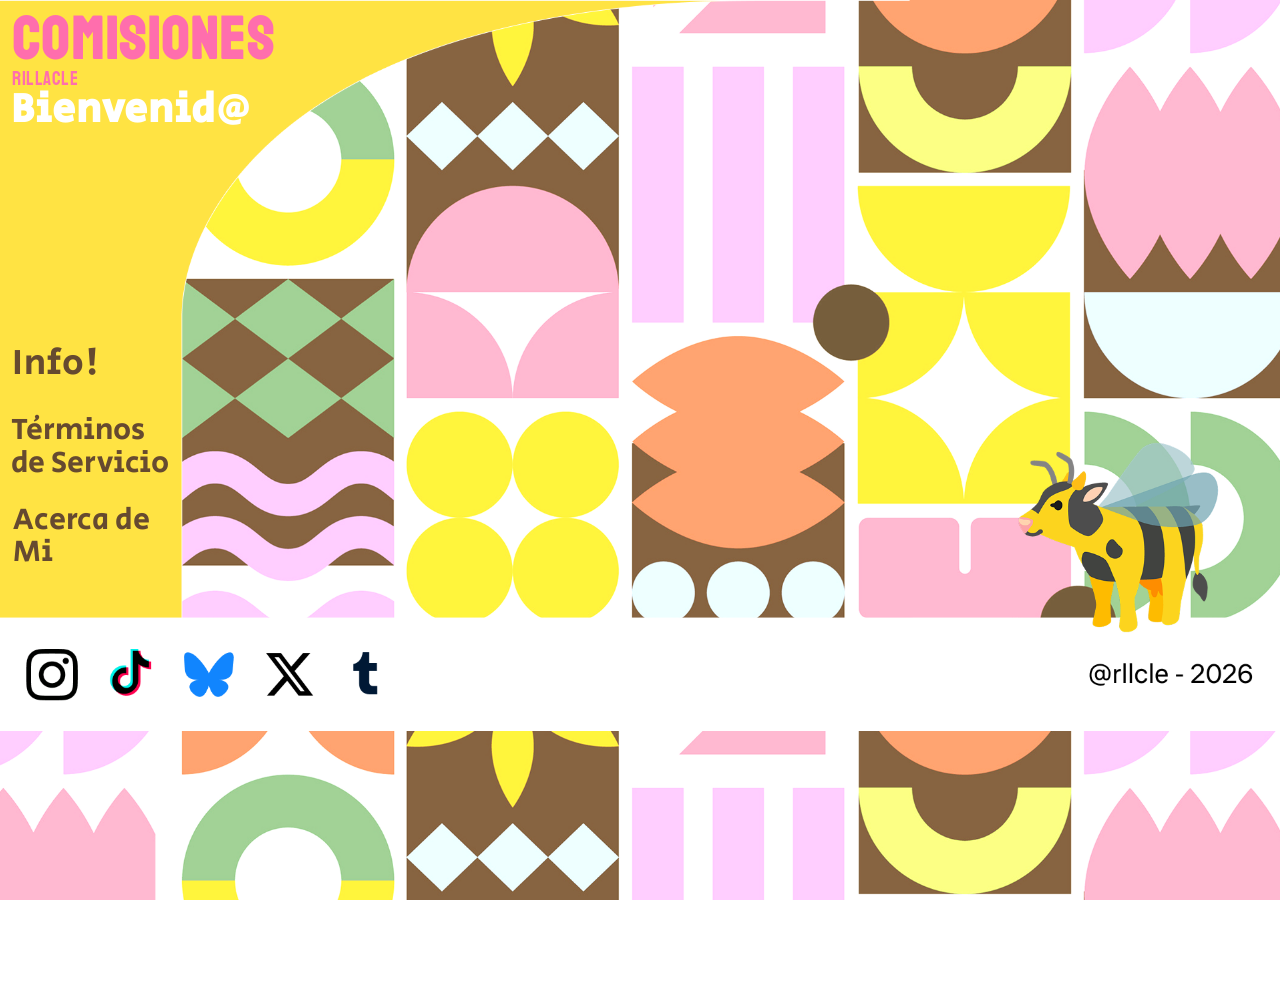
<file: index.html>
<!DOCTYPE html>
<html lang="es">
<head>
    <meta charset="UTF-8">
    <meta name="viewport" content="width=device-width, initial-scale=1.0">
    <title>Rillacle</title>
    <link rel="stylesheet" href="assets\css\STYLE-index.css">
</head>
<body>
    <header> 
        <h1>COMISIONES</h1>
        <p>Rillacle</p>
        <h3>Bienvenid@</h3> 
    </header>

    <nav>
        <a class="info-sub" href="pags html/info.html">Info!</a>
        <br>
        <a class="tds-sub" href="pags html/TdS.html">Términos<br> de Servicio</a>
        <br>
        <a class="abtMe-sub" href="pags html/about-me.html">Acerca de<br> Mi</a>
    </nav>

    <img src="assets\css\img\Vector 1 color.png" class="decoration">
    <div class="filler"></div>

    <footer>
    <img src="assets/css/img/footer.png">

    <a class="social instagram" href="https://www.instagram.com/rllcle/" target="_blank" aria-label="Social 1"></a>
    <a class="social tiktok" href="https://www.tiktok.com/@ssineal" target="_blank" aria-label="Social 2"></a>
    <a class="social bluesky" href="https://bsky.app/profile/rlcle.bsky.social" target="_blank" aria-label="Social 3"></a>
    <a class="social twitter" href="https://x.com/rllcle" target="_blank" aria-label="Social 4"></a>
    <a class="social tumblr" href="https://..." target="_blank" aria-label="Social 5"></a>
    </footer>
</body>
</html>
</file>
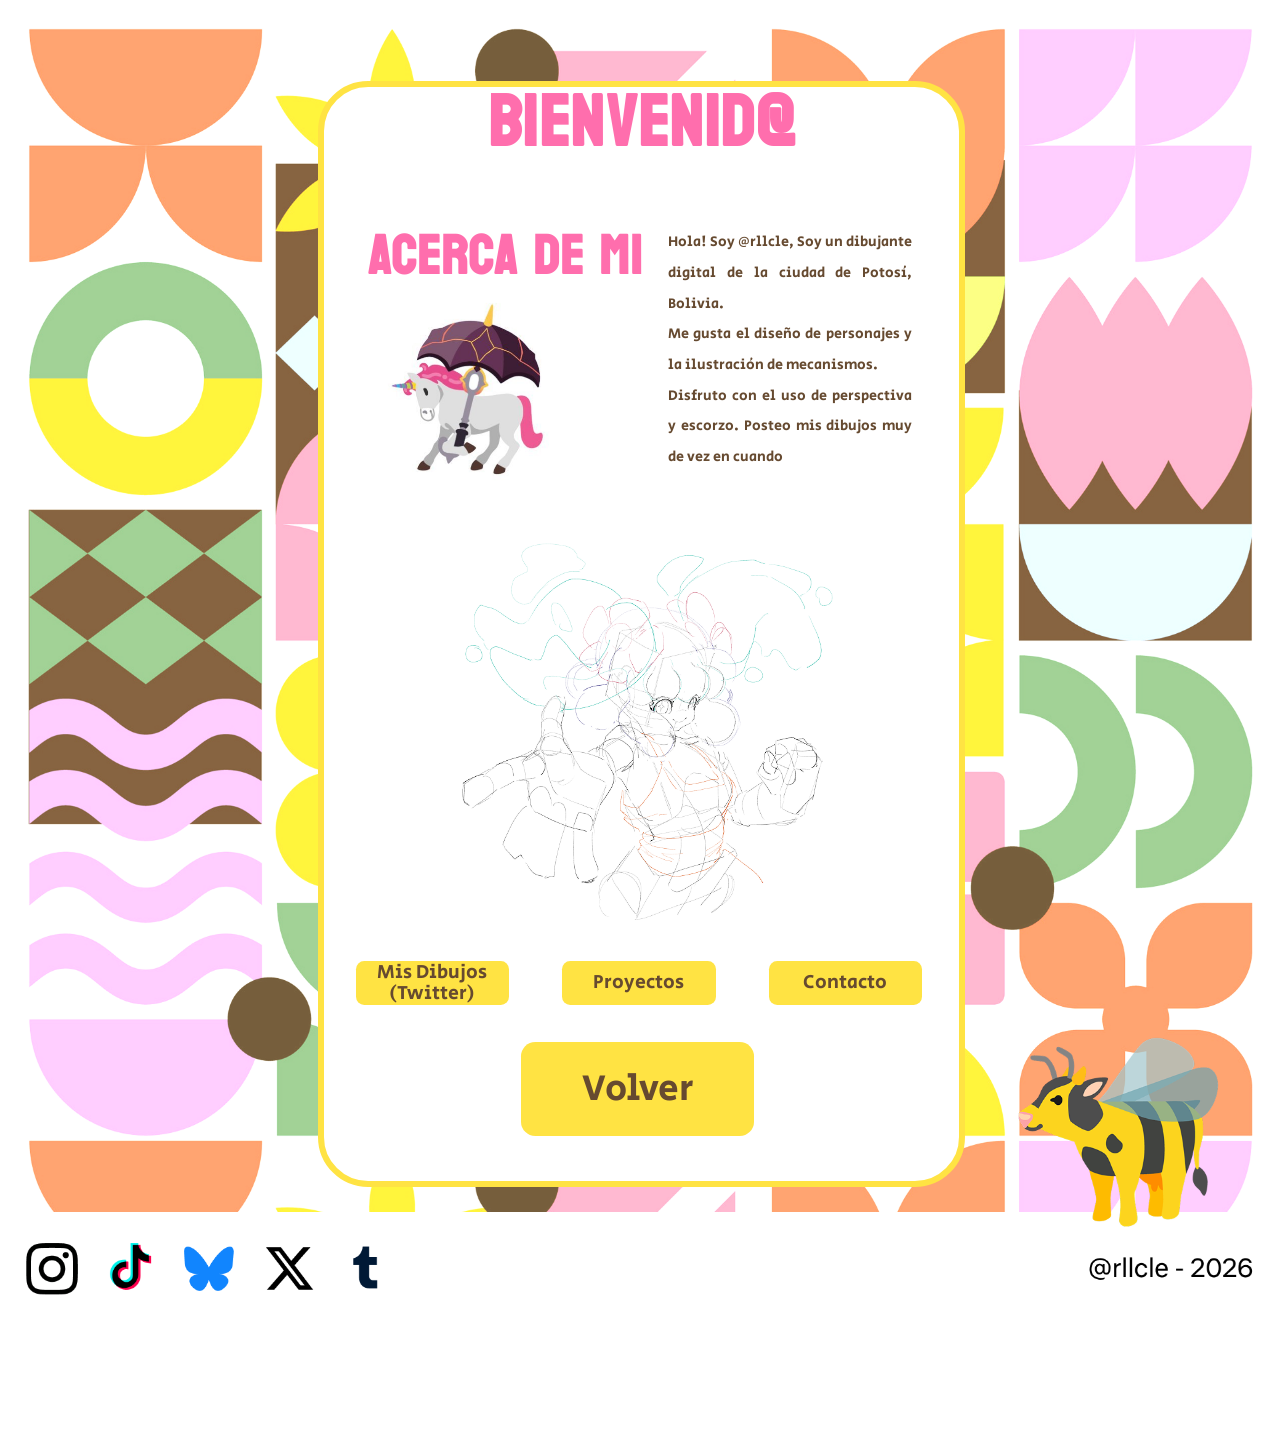
<file: pags html/about-me.html>
<!DOCTYPE html>
<html lang="es">
<head>
    <meta charset="UTF-8">
    <meta name="viewport" content="width=device-width, initial-scale=1.0">
    <title>Rillacle - Acerca de Mi</title>
    <link rel="stylesheet" href="../assets\css\CSS-about-me\STYLE-about-me.css">
</head>
<body>
    <div class="filler"></div>

    <header>
        <h1>BIENVENID@</h1>
    </header>

    <h2 class="titulo-acerca">ACERCA DE MI</h2>
    <img class="ejemplo img-unicornio" src="../assets/css/img/IMG-about-me/ME_400x400.png" alt="rillacle">

    <div class="bio">
        <p>Hola! Soy @rllcle, Soy un dibujante digital de la ciudad de Potosí, Bolivia.</p>
        <p>Me gusta el diseño de personajes y la ilustración de mecanismos.</p>
        <p>Disfruto con el uso de perspectiva y escorzo. Posteo mis dibujos muy de vez en cuando</p>
    </div>

    <img class="ejemplo img-boceto" src="../assets/css/img/IMG-about-me/Juno 1st pose sketch 1.png" alt="juno sketch">

    <a class="boton mis-dibujos" href="https://x.com/rllcle" target="_blank">Mis Dibujos<br>(Twitter)</a>
    <a class="boton proyectos" href="proyectos.html">Proyectos</a>
    <a class="boton contacto" href="contacto.html">Contacto</a>

    <a class="volver" href="../index.html">Volver</a>

    <footer>
    <img src="../assets/css/img/footer.png">

    <a class="social instagram" href="https://www.instagram.com/rllcle/" target="_blank" aria-label="Social 1"></a>
    <a class="social tiktok" href="https://www.tiktok.com/@ssineal" target="_blank" aria-label="Social 2"></a>
    <a class="social bluesky" href="https://bsky.app/profile/rlcle.bsky.social" target="_blank" aria-label="Social 3"></a>
    <a class="social twitter" href="https://x.com/rllcle" target="_blank" aria-label="Social 4"></a>
    <a class="social tumblr" href="https://..." target="_blank" aria-label="Social 5"></a>
    </footer>
    
</body>
</html>
</file>
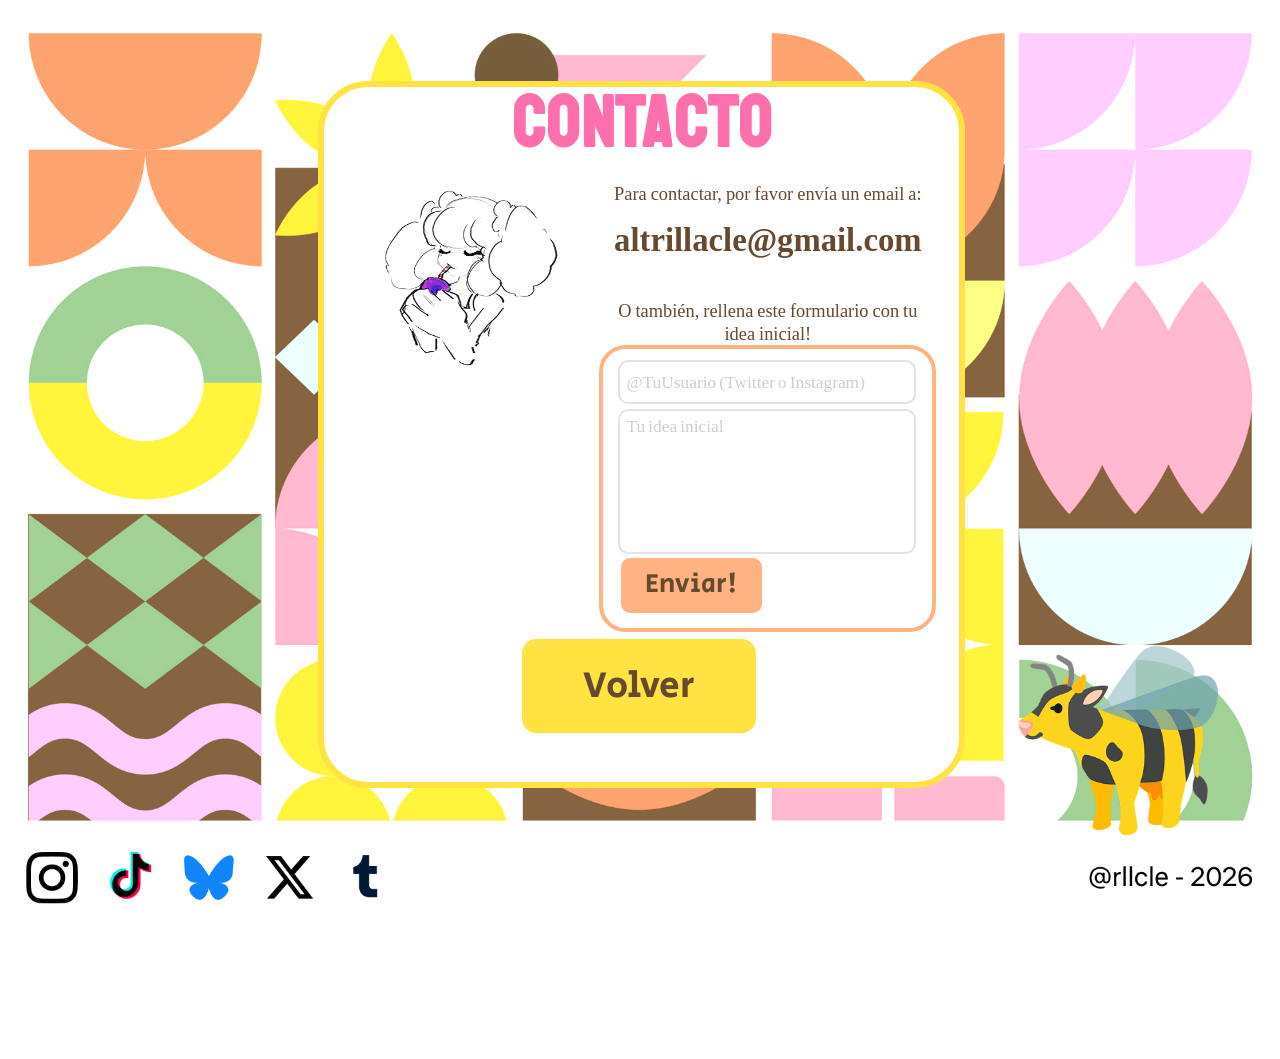
<file: pags html/contacto.html>
<!DOCTYPE html>
<html lang="es">
<head>
    <meta charset="UTF-8">
    <meta name="viewport" content="width=device-width, initial-scale=1.0">
    <title>Rillacle - Contacto</title>
    <link rel="stylesheet" href="../assets\css\CSS-contacto\STYLE-contacto.css">
</head>
<body>
    <div class="filler"></div>

    <header>
        <h1>CONTACTO</h1>
    </header>

    <img class="ejemplo img-personaje" src="../assets/css/img/IMG-contacto/small juno doodle 1.png" alt="juno doodle">

    <p class="texto texto-intro">Para contactar, por favor envía un email a:</p>
    <a class="texto texto-email" href="mailto:altrillacle@gmail.com">altrillacle@gmail.com</a>
    <p class="texto texto-form">O también, rellena este formulario con tu<br> idea inicial!</p>

    <form class="formulario">
        <input type="text" name="usuario" placeholder="@TuUsuario (Twitter o Instagram)" required>
        <textarea name="idea" placeholder="Tu idea inicial" required></textarea>
        <button type="submit">Enviar!</button>
    </form>

    <a class="volver" href="about-me.html">Volver</a>

    <footer>
    <img src="../assets/css/img/footer.png">

    <a class="social instagram" href="https://www.instagram.com/rllcle/" target="_blank" aria-label="Social 1"></a>
    <a class="social tiktok" href="https://www.tiktok.com/@ssineal" target="_blank" aria-label="Social 2"></a>
    <a class="social bluesky" href="https://bsky.app/profile/rlcle.bsky.social" target="_blank" aria-label="Social 3"></a>
    <a class="social twitter" href="https://x.com/rllcle" target="_blank" aria-label="Social 4"></a>
    <a class="social tumblr" href="https://..." target="_blank" aria-label="Social 5"></a>
    </footer>
    
</body>
</html>
</file>
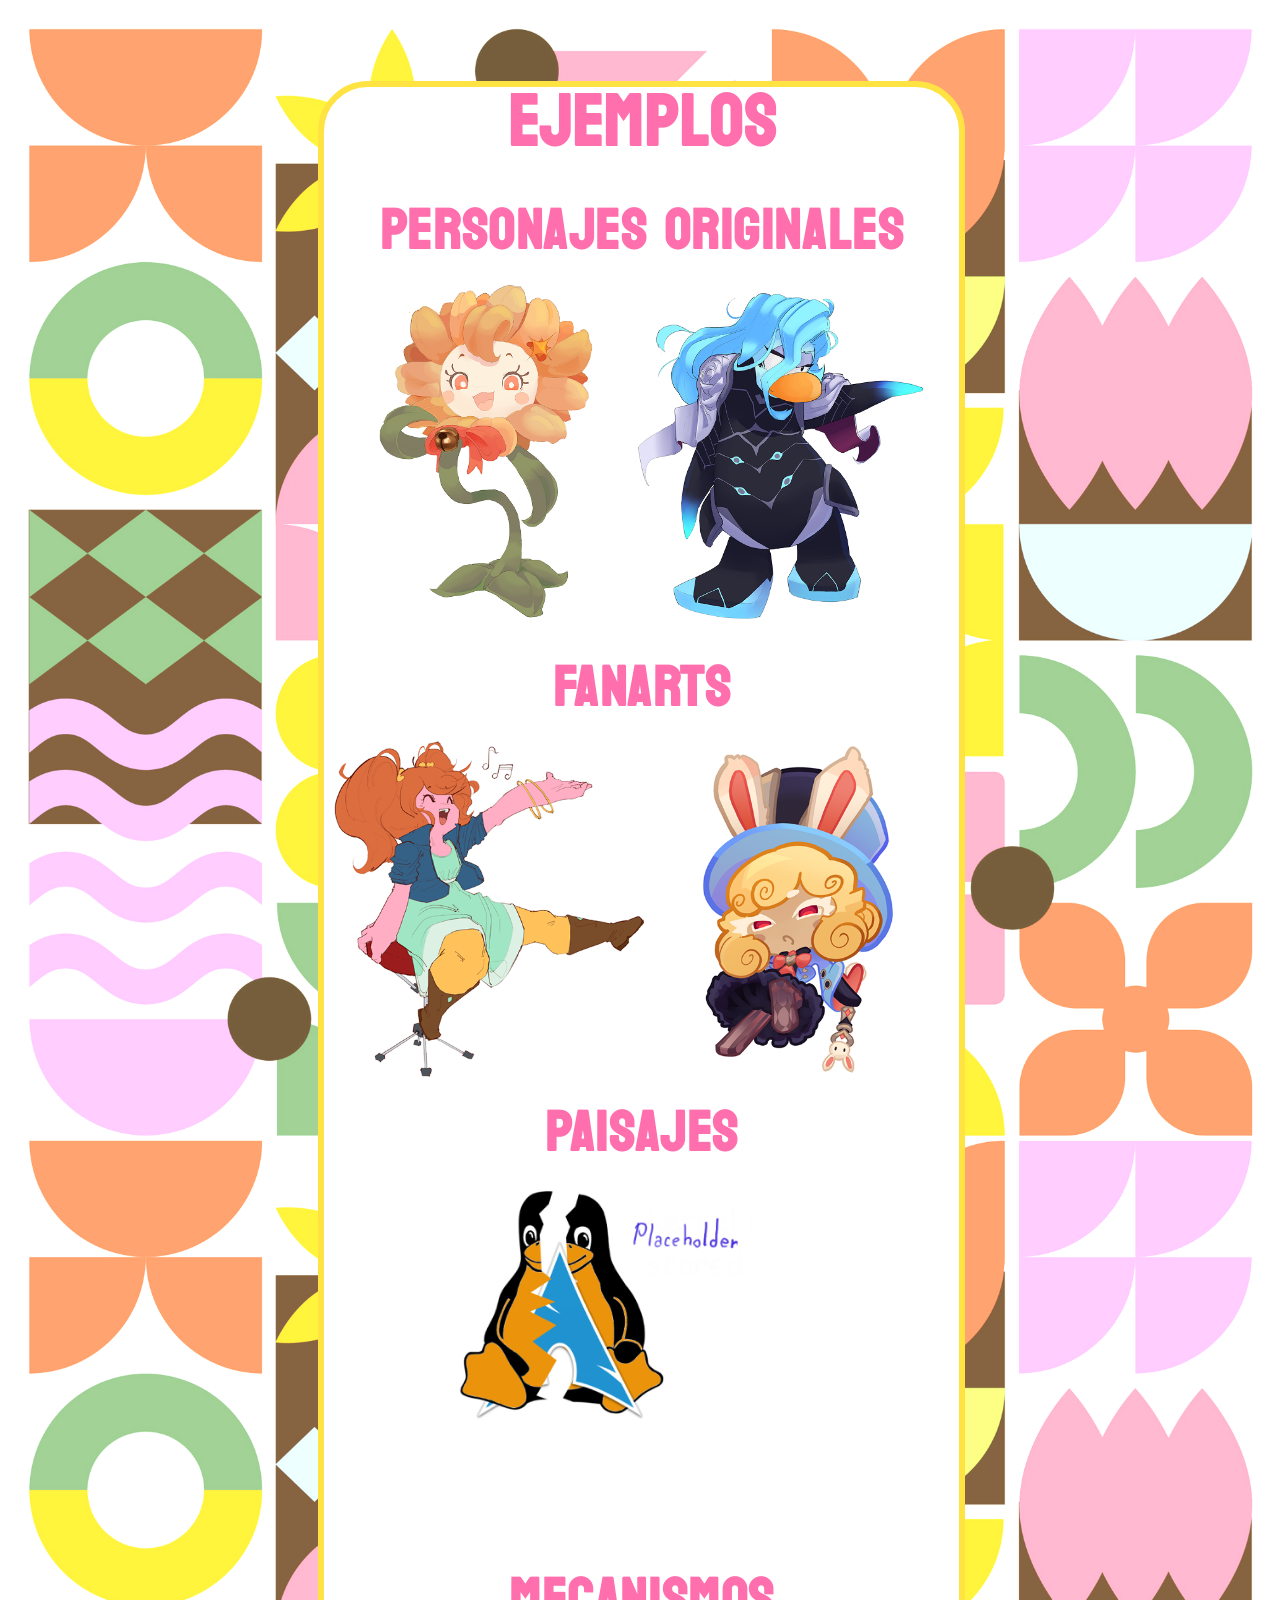
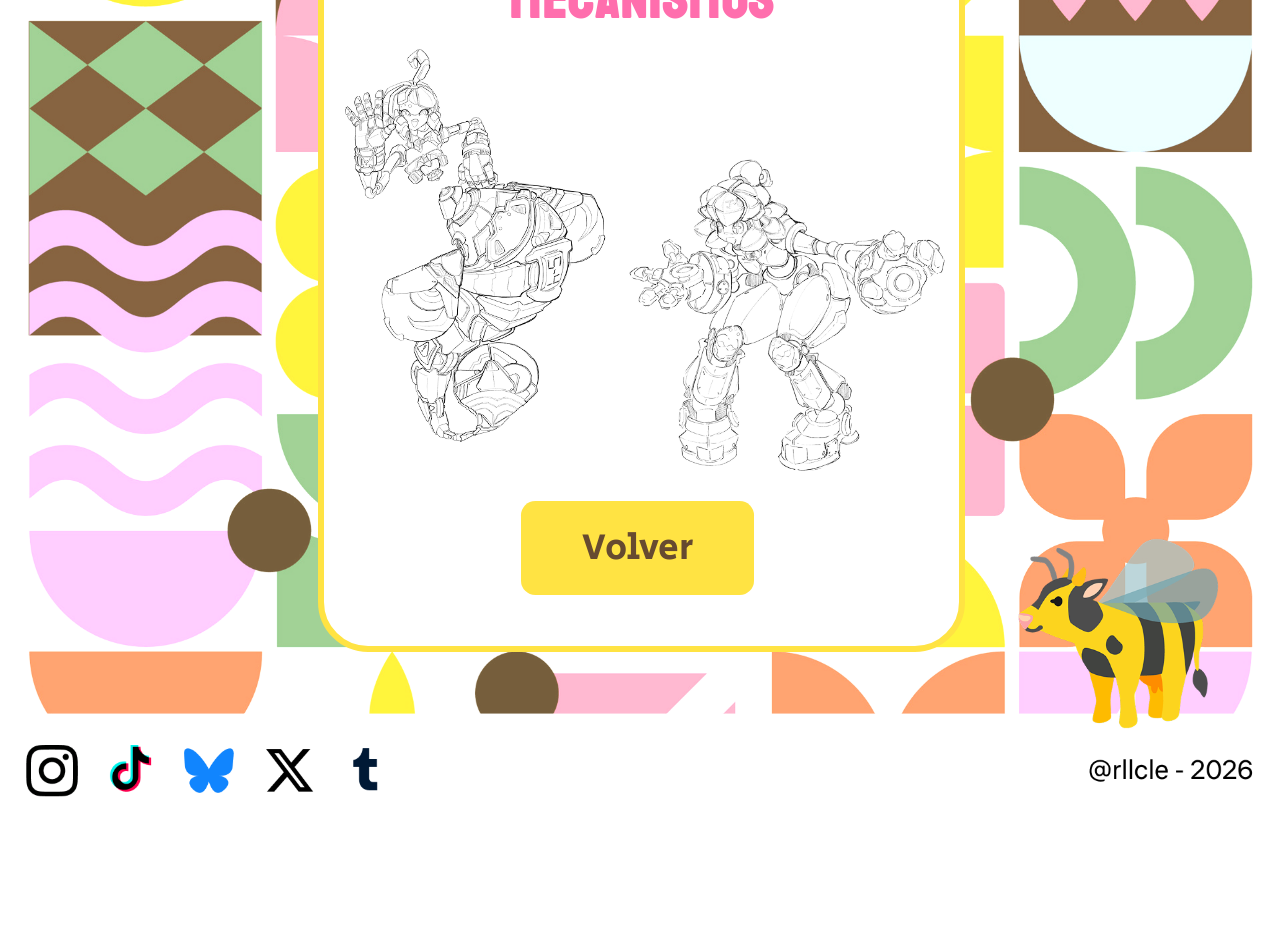
<file: pags html/ejemplos.html>
<!DOCTYPE html>
<html lang="es">
<head>
    <meta charset="UTF-8">
    <meta name="viewport" content="width=device-width, initial-scale=1.0">
    <title>Rillacle - Ejemplos</title>
    <link rel="stylesheet" href="../assets\css\CSS-ejemplos\STYLE-ejemplos.css">
</head>
<body>
    <div class="filler"></div>

    <header>
        <h1>EJEMPLOS</h1>
    </header>

    <h2 class="titulo titulo-originales">PERSONAJES ORIGINALES</h2>
    <img class="ejemplo img-flor" src="../assets/css/img/IMG-ejemplos/newver flower 1.png" alt="Personaje original: flor">
    <img class="ejemplo img-pinguino-azul" src="../assets/css/img/IMG-ejemplos/Estelle Club Penguin 1.png" alt="Personaje original: estelle penguin">

    <h2 class="titulo titulo-fanarts">FANARTS</h2>
    <img class="ejemplo img-fanart-chica" src="../assets/css/img/IMG-ejemplos/melody.png" alt="Fanart: melody">
    <img class="ejemplo img-fanart-conejo" src="../assets/css/img/IMG-ejemplos/finii cookie.png" alt="Fanart: finii cookie">

    <h2 class="titulo titulo-paisajes">PAISAJES</h2>
    <img class="ejemplo img-paisaje" src="../assets/css/img/IMG-ejemplos/Placeholder.png" alt="Placeholder">

    <h2 class="titulo titulo-mecanismos">MECANISMOS</h2>
    <img class="ejemplo img-mecanismo-1" src="../assets/css/img/IMG-ejemplos/Robot Sayu 1.png" alt="Mecanismo: sayu robot">
    <img class="ejemplo img-mecanismo-2" src="../assets/css/img/IMG-ejemplos/Ro-Juno Lineart 1.png" alt="Mecanismo: juno robot">

    <a class="volver" href="info.html">Volver</a>

    <footer>
    <img src="../assets/css/img/footer.png">

    <a class="social instagram" href="https://www.instagram.com/rllcle/" target="_blank" aria-label="Social 1"></a>
    <a class="social tiktok" href="https://www.tiktok.com/@ssineal" target="_blank" aria-label="Social 2"></a>
    <a class="social bluesky" href="https://bsky.app/profile/rlcle.bsky.social" target="_blank" aria-label="Social 3"></a>
    <a class="social twitter" href="https://x.com/rllcle" target="_blank" aria-label="Social 4"></a>
    <a class="social tumblr" href="https://..." target="_blank" aria-label="Social 5"></a>
    </footer>
    
</body>
</html>
</file>
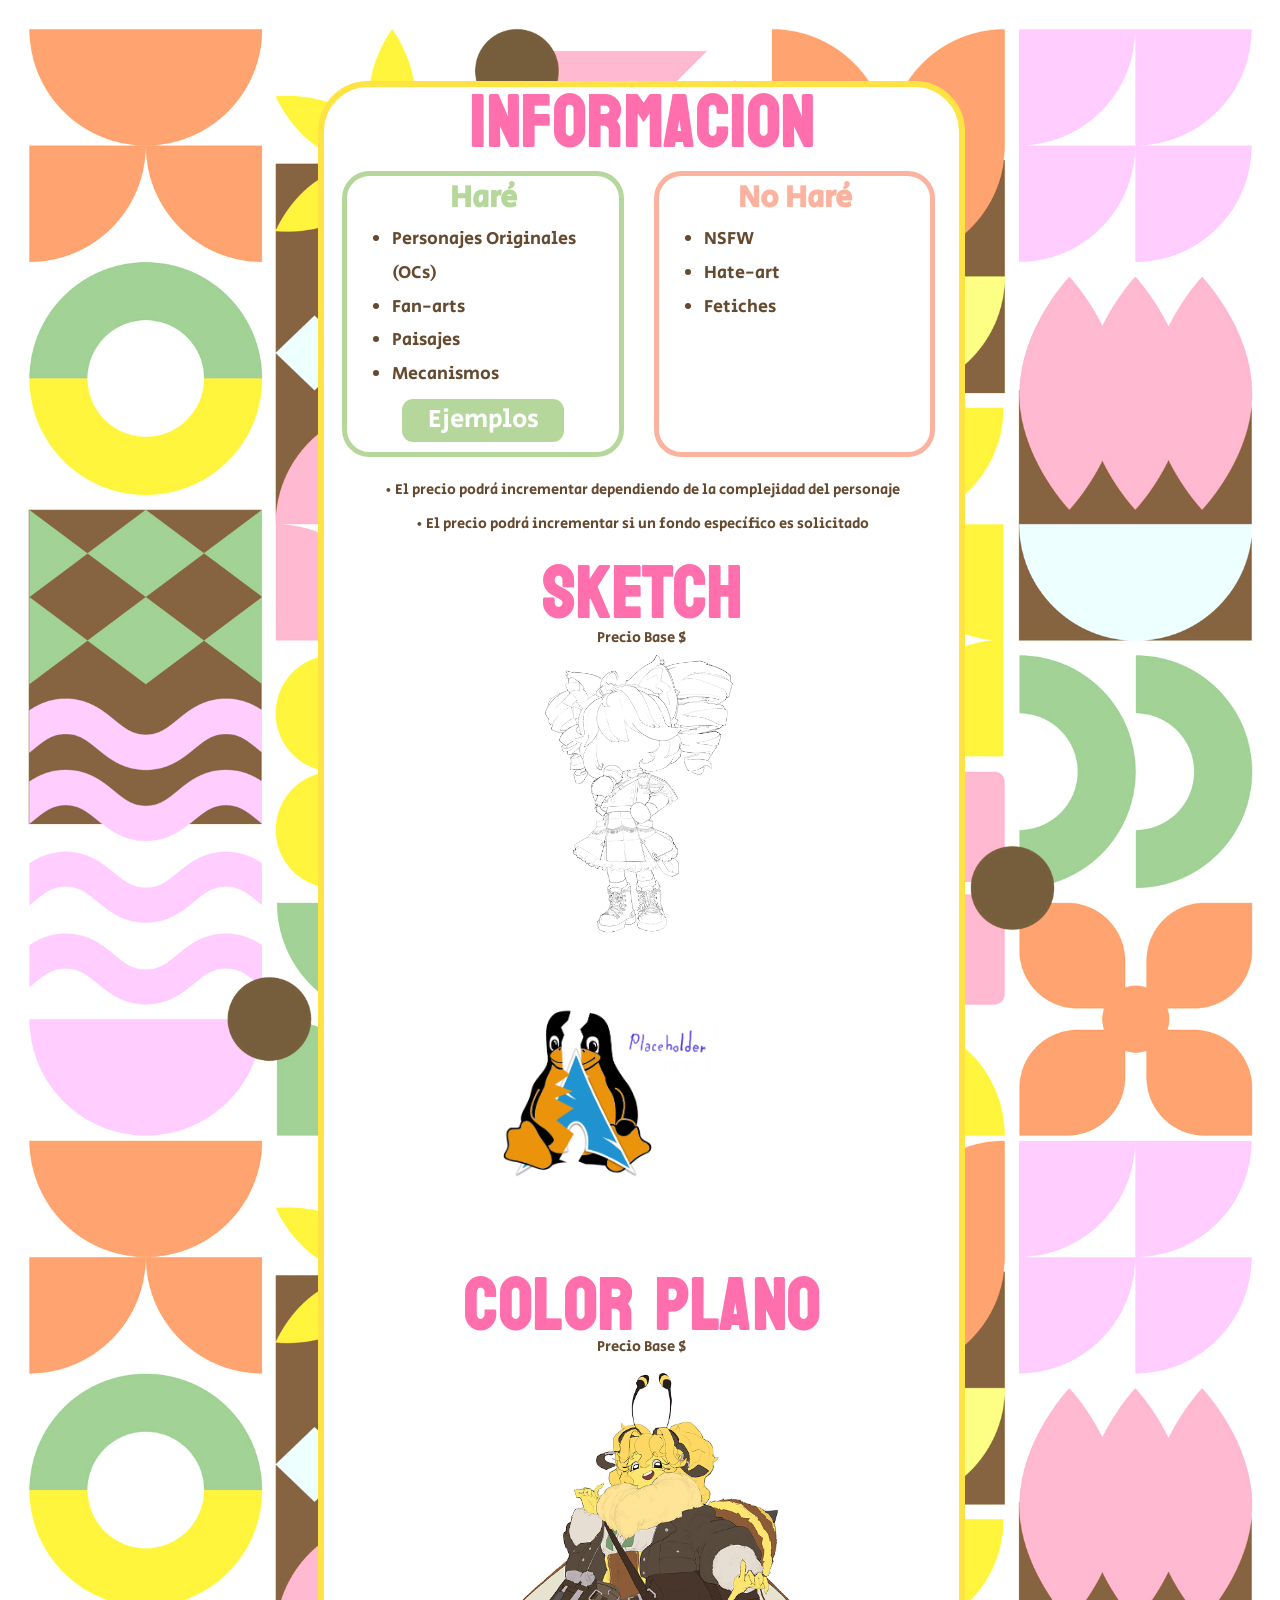
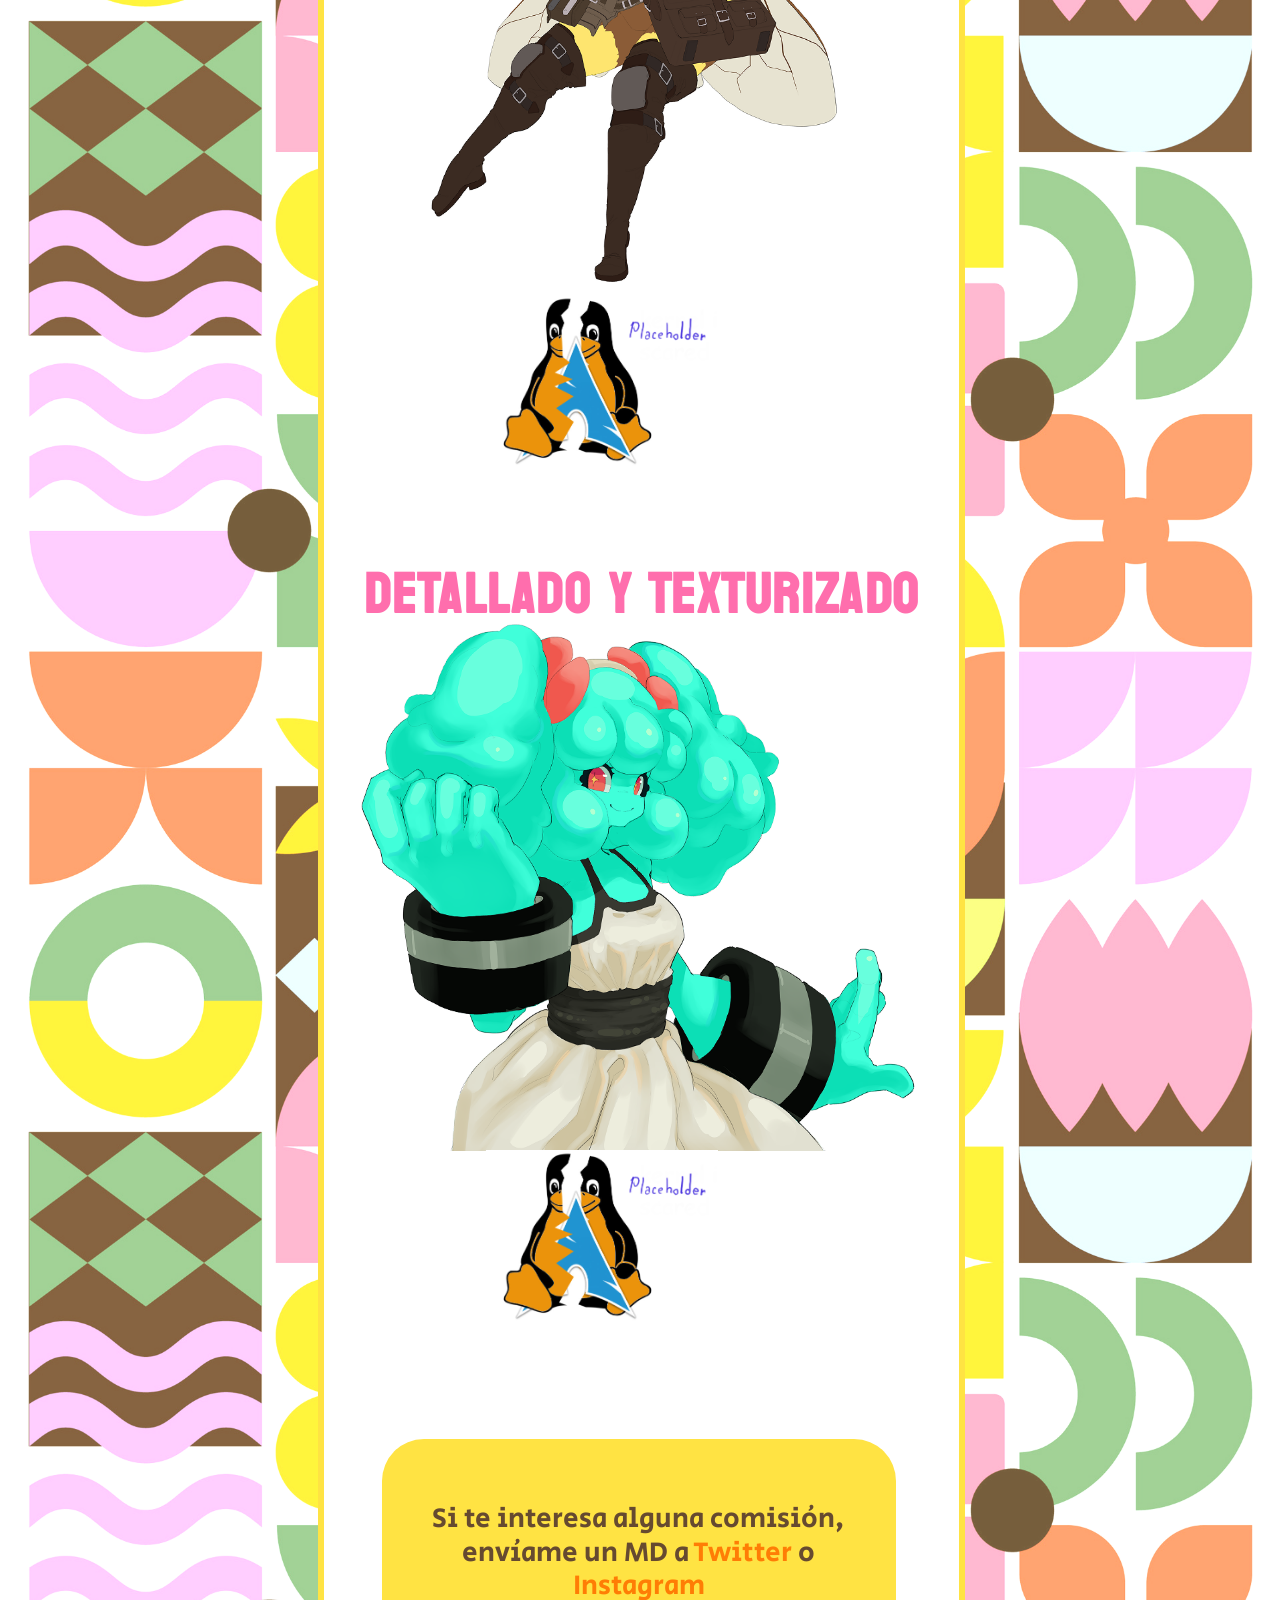
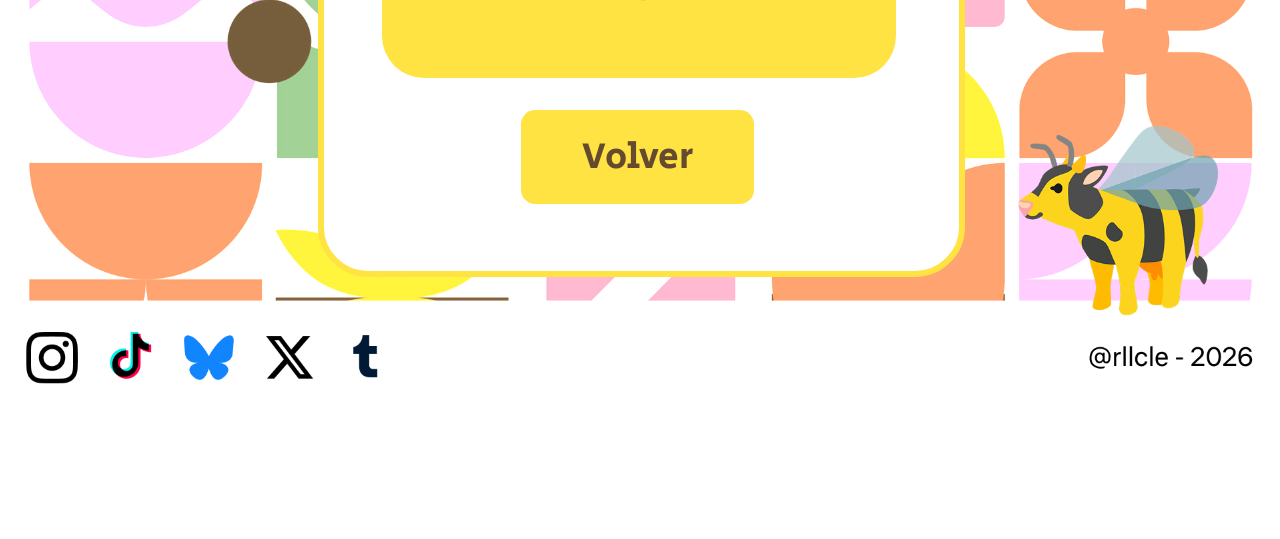
<file: pags html/info.html>
<!DOCTYPE html>
<html lang="es">
<head>
    <meta charset="UTF-8">
    <meta name="viewport" content="width=device-width, initial-scale=1.0">
    <title>Rillacle - Info!</title>
    <link rel="stylesheet" href="../assets\css\CSS-info\STYLE-info.css">
</head>
<body>
    <div class="filler"></div>

    <header>
        <h1>INFORMACION</h1>
    </header>

    <section class="caja hare">
        <h2>Haré</h2>
        <ul>
            <li>Personajes Originales (OCs)</li>
            <li>Fan-arts</li>
            <li>Paisajes</li>
            <li>Mecanismos</li>
        </ul>
        <a class="btn-ejemplos" href="ejemplos.html">Ejemplos</a>
    </section>

    <section class="caja no-hare">
        <h2>No Haré</h2>
        <ul>
            <li>NSFW</li>
            <li>Hate-art</li>
            <li>Fetiches</li>
        </ul>
    </section>

    <p class="notas">
        &bull; El precio podrá incrementar dependiendo de la complejidad del personaje<br>
        &bull; El precio podrá incrementar si un fondo específico es solicitado
    </p>

    <h2 class="titulo titulo-sketch">SKETCH</h2>
    <p class="precio precio-sketch">Precio Base $</p>
    <img class="ejemplo img-sketch" src="../assets/css/img/IMG-info/teto arc newver sketch for page 1.png" alt="Ejemplo de sketch">
    <img class="ejemplo img-placeholder placeholder-1" src="../assets/css/img/IMG-info/Placeholder 1.png" alt="Placeholder">

    <h2 class="titulo titulo-color">COLOR PLANO</h2>
    <p class="precio precio-color">Precio Base $</p>
    <img class="ejemplo img-color" src="../assets/css/img/IMG-info/biavenna flat colors for page 1.png" alt="Ejemplo de color plano">
    <img class="ejemplo img-placeholder placeholder-2" src="../assets/css/img/IMG-info/Placeholder 1.png" alt="Placeholder">

    <h2 class="titulo titulo-detallado">DETALLADO Y TEXTURIZADO</h2>
    <img class="ejemplo img-detallado" src="../assets/css/img/IMG-info/Juno TL art preview 1.png" alt="Ejemplo detallado y texturizado">
    <img class="ejemplo img-placeholder placeholder-3" src="../assets/css/img/IMG-info/Placeholder 1.png" alt="Placeholder">

    <p class="contacto">
        Si te interesa alguna comisión,<br>
        envíame un MD a <a href="https://x.com/rllcle" target="_blank">Twitter</a> o<br>
        <a href="https://www.instagram.com/rllcle/" target="_blank">Instagram</a>
    </p>

    <a class="volver" href="../index.html">Volver</a>

    <footer>
    <img src="../assets/css/img/footer.png">

    <a class="social instagram" href="https://www.instagram.com/rllcle/" target="_blank" aria-label="Social 1"></a>
    <a class="social tiktok" href="https://www.tiktok.com/@ssineal" target="_blank" aria-label="Social 2"></a>
    <a class="social bluesky" href="https://bsky.app/profile/rlcle.bsky.social" target="_blank" aria-label="Social 3"></a>
    <a class="social twitter" href="https://x.com/rllcle" target="_blank" aria-label="Social 4"></a>
    <a class="social tumblr" href="https://..." target="_blank" aria-label="Social 5"></a>
    </footer>
    
</body>
</html>
</file>
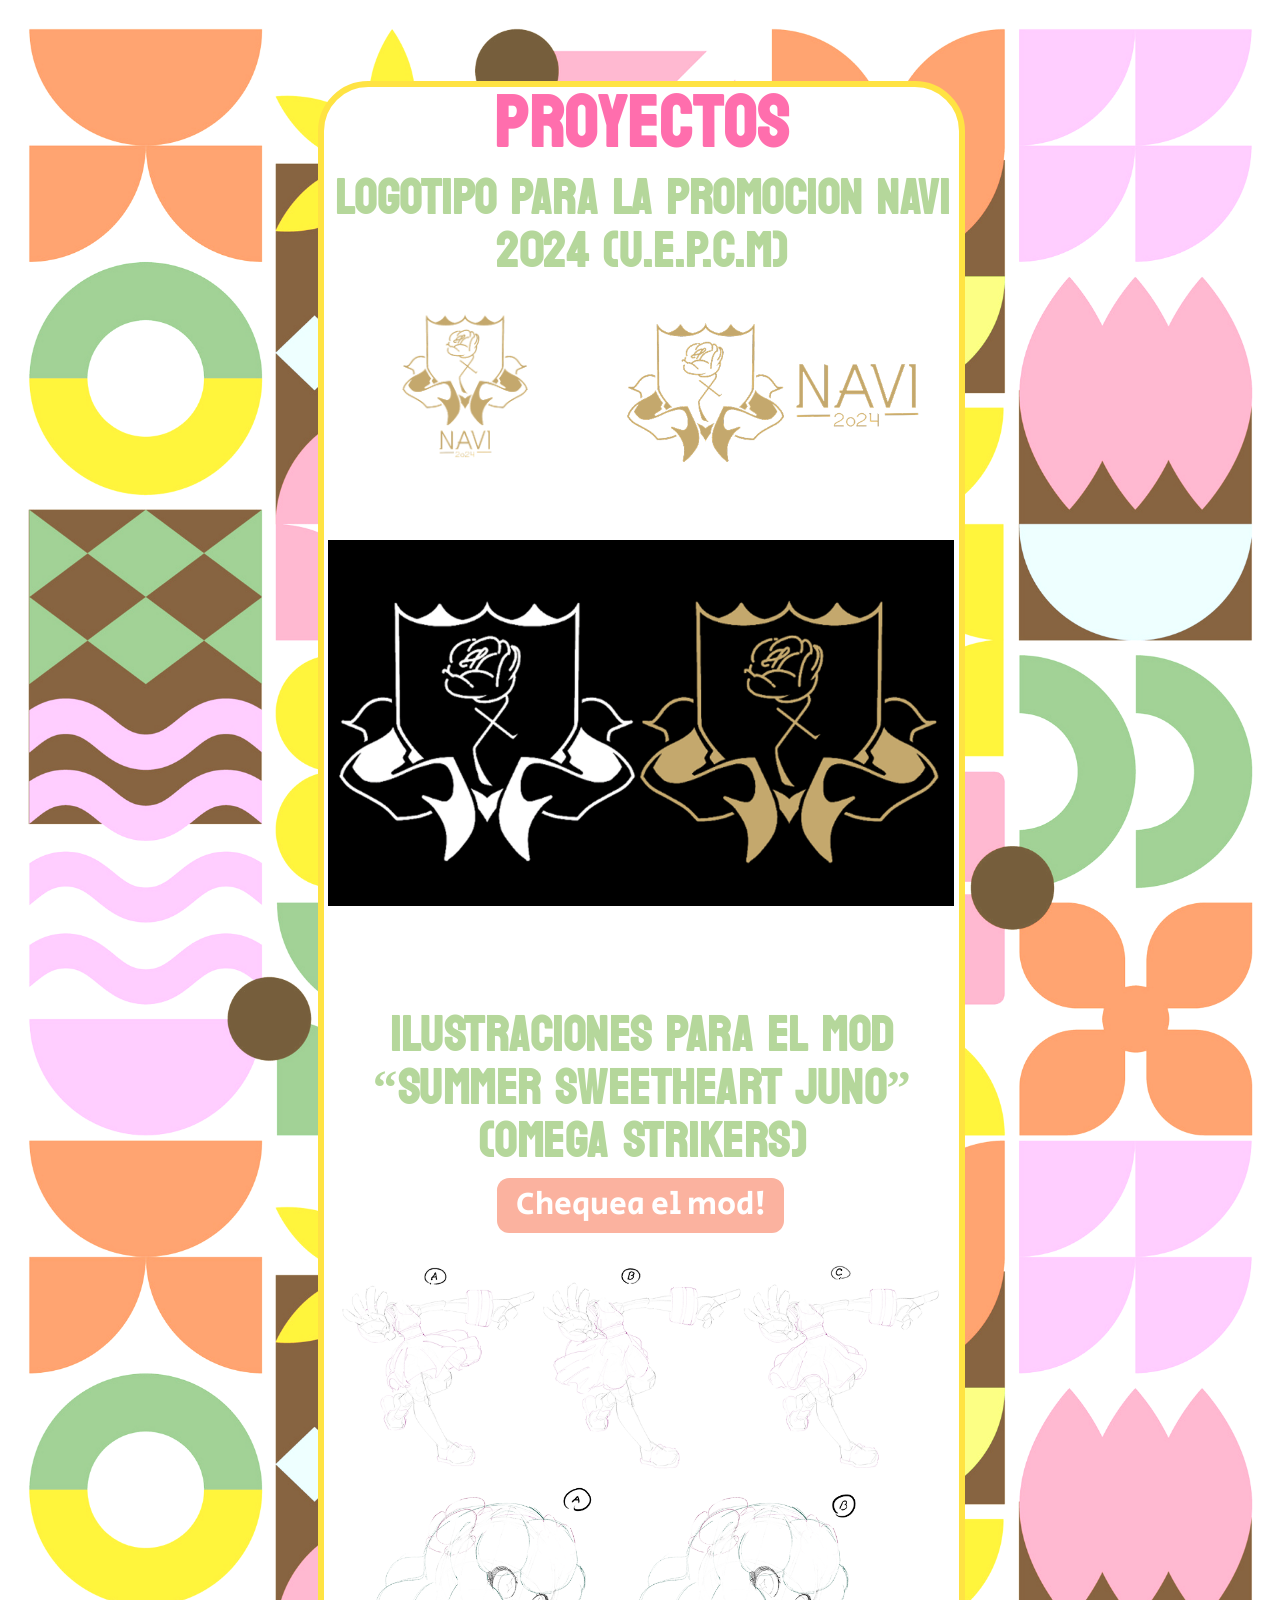
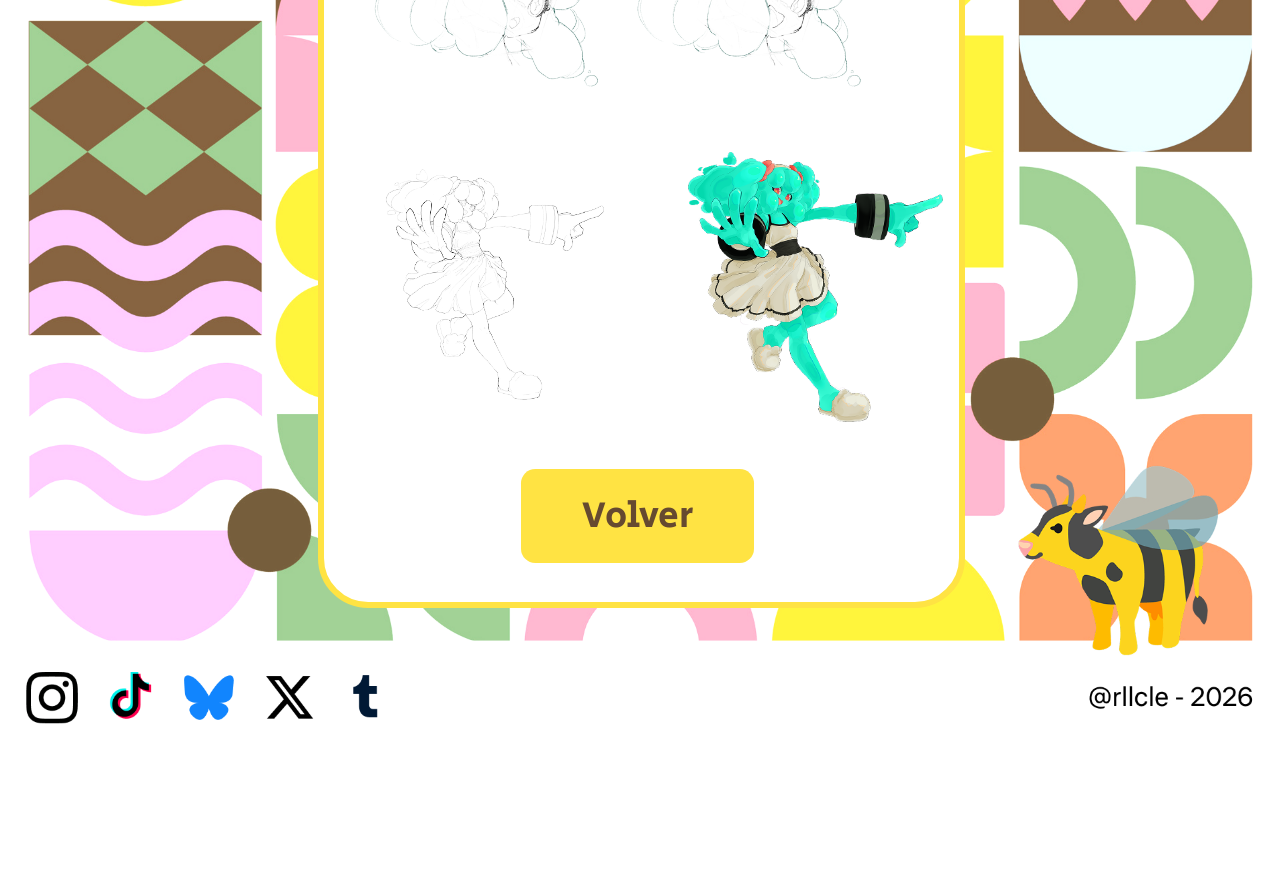
<file: pags html/proyectos.html>
<!DOCTYPE html>
<html lang="es">
<head>
    <meta charset="UTF-8">
    <meta name="viewport" content="width=device-width, initial-scale=1.0">
    <title>Rillacle - Proyectos</title>
    <link rel="stylesheet" href="../assets\css\CSS-proyectos\STYLE-proyectos.css">
</head>
<body>
    <div class="filler"></div>

    <header>
        <h1>PROYECTOS</h1>
    </header>

    <h2 class="subtitulo subtitulo-navi">LOGOTIPO PARA LA PROMOCION NAVI<br> 2024 (U.E.P.C.M)</h2>
    <img class="ejemplo img-navi-vertical" src="../assets/css/img/IMG-proyectos/LOGO NAVI - LOGO&TEXTO-VR-Dorado 1.png" alt="Logotipo NAVI vertical">
    <img class="ejemplo img-navi-horizontal" src="../assets/css/img/IMG-proyectos/LOGO NAVI - LOGO&TEXTO-HR-Dorado 1.png" alt="Logotipo NAVI horizontal">
    <img class="ejemplo img-navi-negro" src="../assets/css/img/IMG-proyectos/image 1.png" alt="Logotipo NAVI en blanco y dorado sobre fondo negro">

    <h2 class="subtitulo subtitulo-juno">ILUSTRACIONES PARA EL MOD<br>“SUMMER SWEETHEART JUNO” <br>(OMEGA STRIKERS)</h2>
    <a class="btn-mod" href="https://gamebanana.com/mods/656963" target="_blank">Chequea el mod!</a>

    <img class="ejemplo img-juno-abc" src="../assets/css/img/IMG-proyectos/Juno Skirts 1.png" alt="Juno: bocetos A, B y C">
    <img class="ejemplo img-juno-ab" src="../assets/css/img/IMG-proyectos/Juno Expressions 1.png" alt="Juno: cabeza A y B">
    <img class="ejemplo img-fullbody-1" src="../assets/css/img/IMG-proyectos/Lineart-Juno Fullbody 1.png" alt="Juno: fullbody boceto">
    <img class="ejemplo img-fullbody-2" src="../assets/css/img/IMG-proyectos/Summer Sweetheart Juno Color 1.png" alt="Juno: fullbody a color">

    <a class="volver" href="about-me.html">Volver</a>

    <footer>
    <img src="../assets/css/img/footer.png">

    <a class="social instagram" href="https://www.instagram.com/rllcle/" target="_blank" aria-label="Social 1"></a>
    <a class="social tiktok" href="https://www.tiktok.com/@ssineal" target="_blank" aria-label="Social 2"></a>
    <a class="social bluesky" href="https://bsky.app/profile/rlcle.bsky.social" target="_blank" aria-label="Social 3"></a>
    <a class="social twitter" href="https://x.com/rllcle" target="_blank" aria-label="Social 4"></a>
    <a class="social tumblr" href="https://..." target="_blank" aria-label="Social 5"></a>
    </footer>
    
</body>
</html>
</file>
